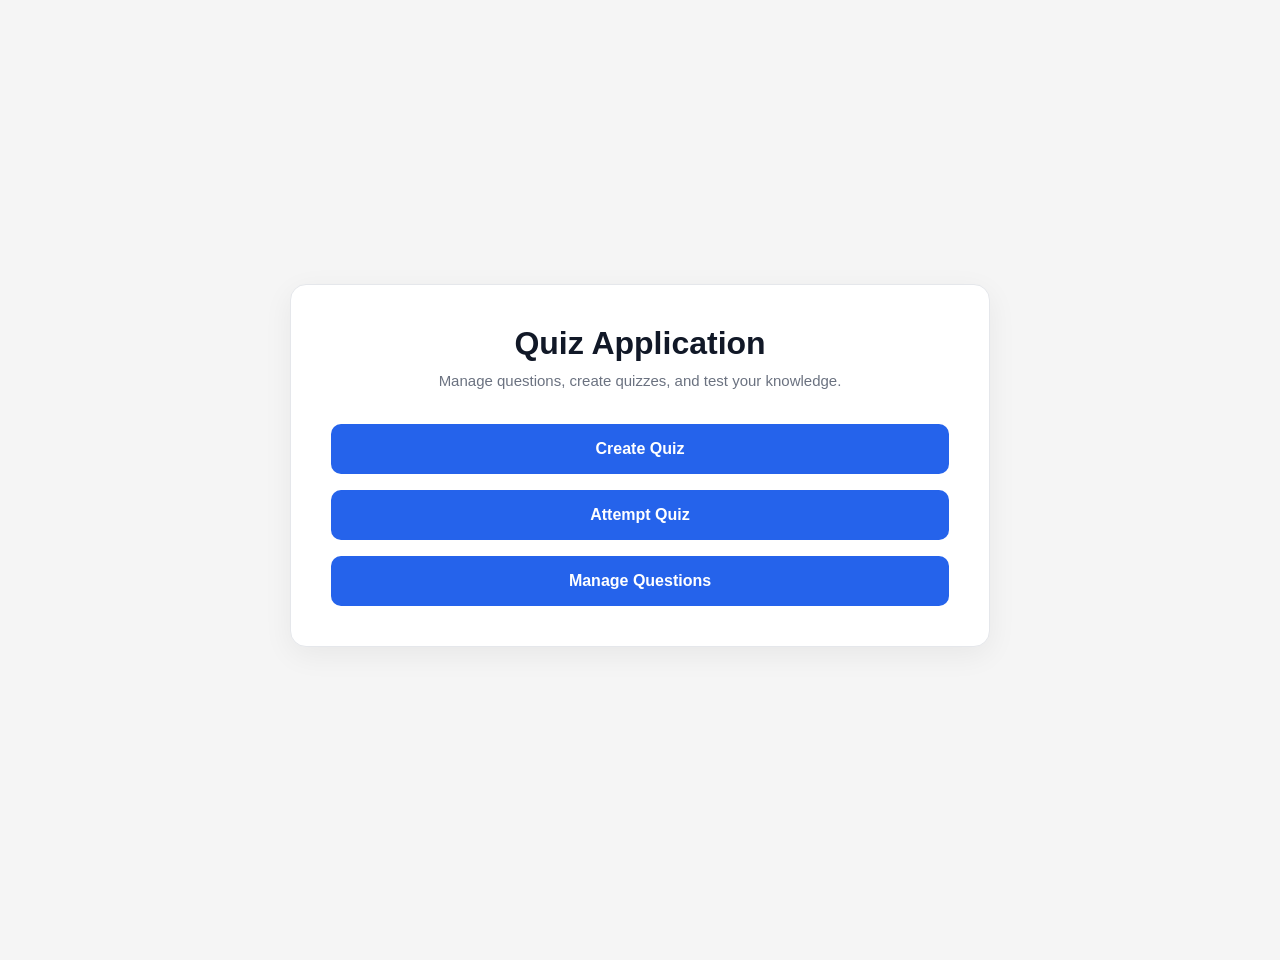
<file: src/main/resources/static/index.html>
<!DOCTYPE html>
<html lang="en">
<head>
    <meta charset="UTF-8">
    <meta name="viewport" content="width=device-width, initial-scale=1.0">
    <title>Quiz Application</title>
    <link rel="stylesheet" href="css/style.css">
</head>
<body>

<div class="container">

    <h1>Quiz Application</h1>

    <p class="subtitle">
        Manage questions, create quizzes, and test your knowledge.
    </p>

    <div class="home-buttons">
        <button onclick="location.href='createQuiz.html'">
            Create Quiz
        </button>

        <button onclick="location.href='attemptQuiz.html'">
            Attempt Quiz
        </button>

        <button onclick="location.href='manageQuestions.html'">
            Manage Questions
        </button>

    </div>

</div>

</body>
</html>
</file>
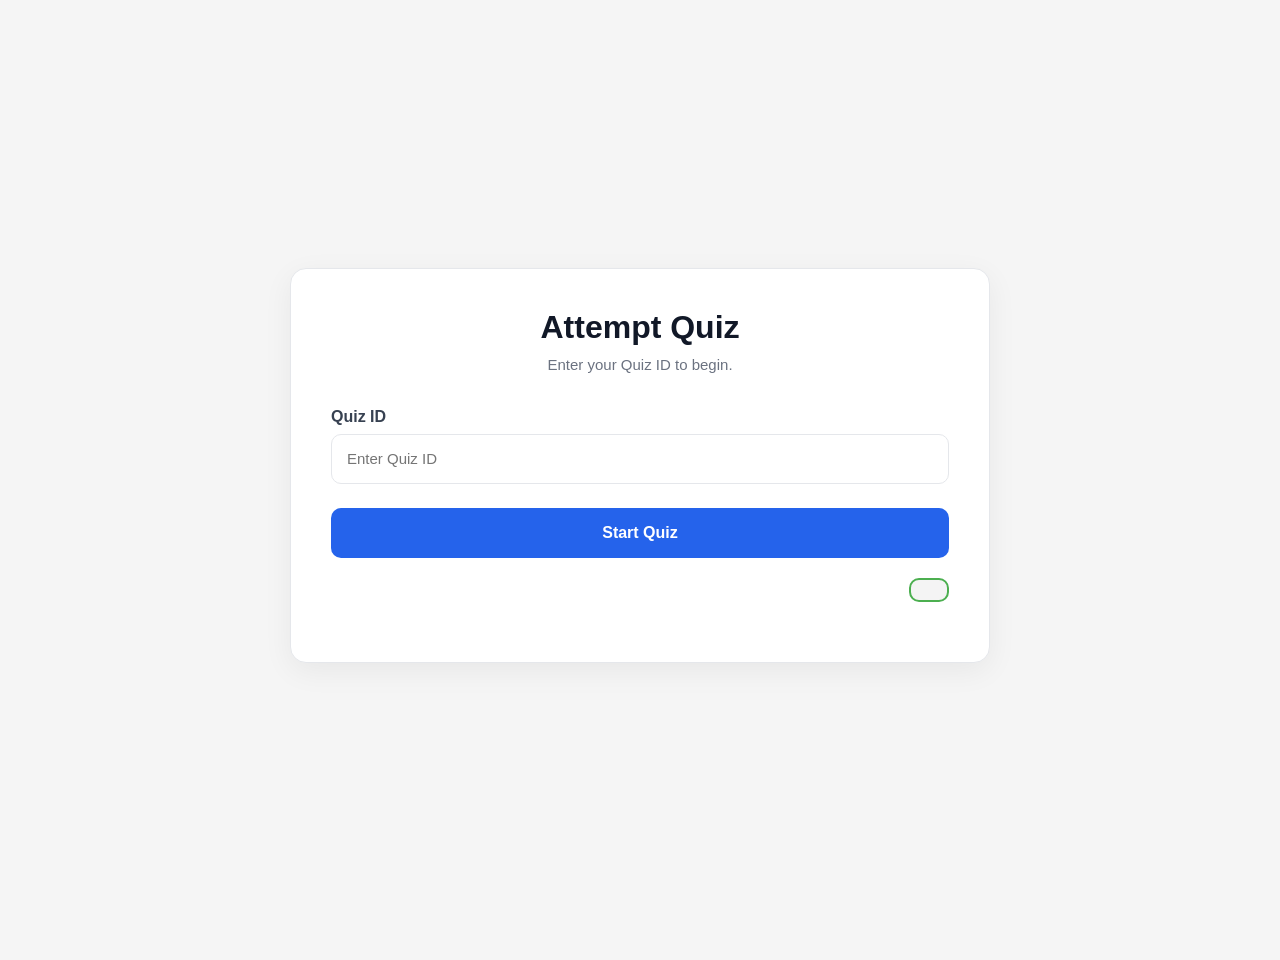
<file: src/main/resources/static/attemptQuiz.html>
<!DOCTYPE html>
<html lang="en">
<head>
    <meta charset="UTF-8">
    <meta name="viewport" content="width=device-width, initial-scale=1.0">
    <title>Attempt Quiz</title>
    <link rel="stylesheet" href="css/style.css">
</head>
<body>

<div class="container">

    <h1>Attempt Quiz</h1>

    <p class="subtitle">
        Enter your Quiz ID to begin.
    </p>

    <div class="form-group">

        <label>Quiz ID</label>

        <input
            type="number"
            id="quizId"
            placeholder="Enter Quiz ID">

    </div>

    <button onclick="loadQuiz()">
        Start Quiz
    </button>

    <h2 id="timer"></h2>

    <div id="questions"></div>

</div>

<script src="js/app.js"></script>

</body>
</html>
</file>
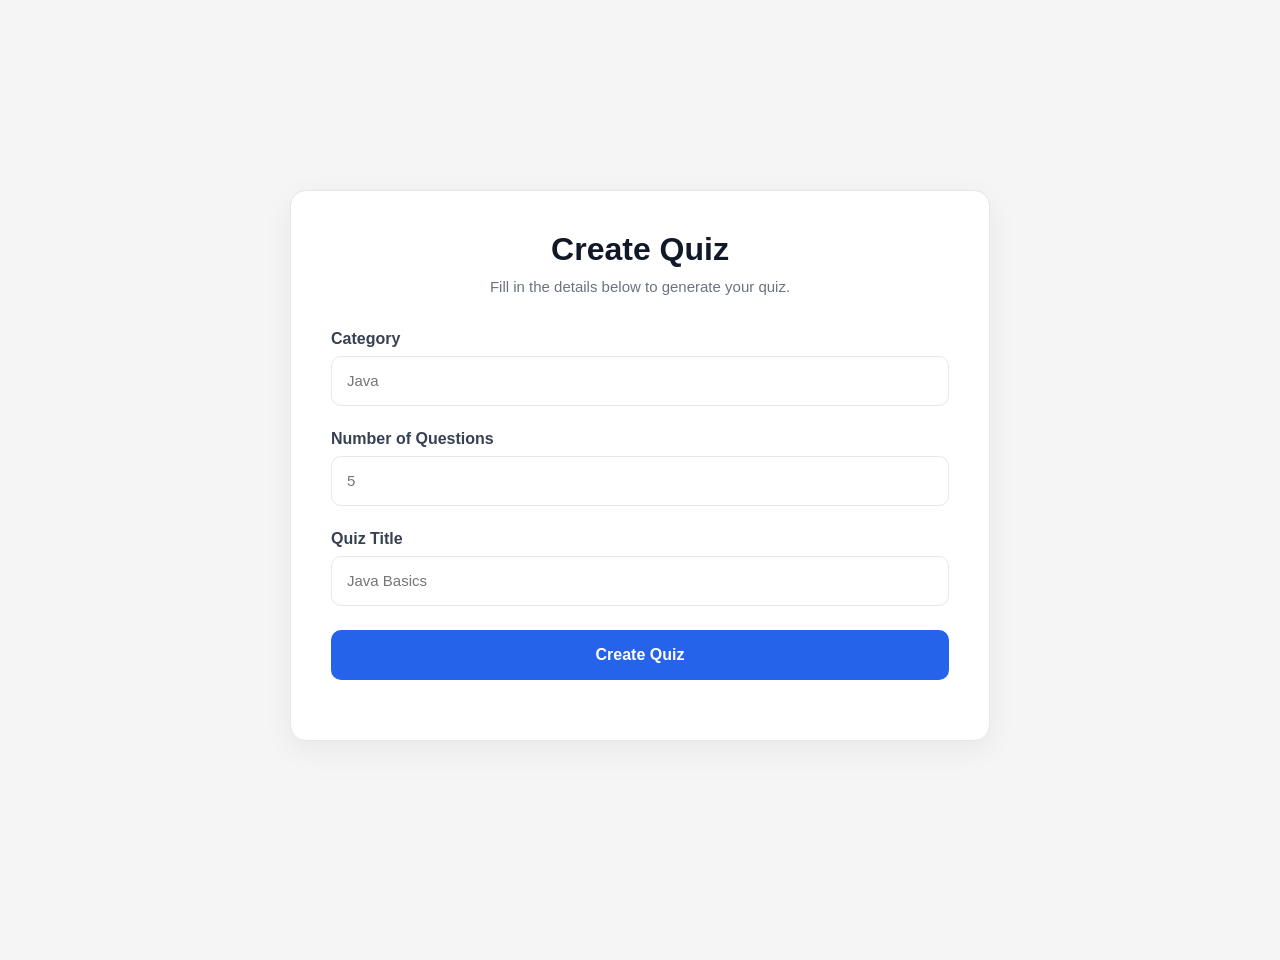
<file: src/main/resources/static/createQuiz.html>
<!DOCTYPE html>
<html lang="en">
<head>
    <meta charset="UTF-8">
    <meta name="viewport" content="width=device-width, initial-scale=1.0">
    <title>Create Quiz</title>
    <link rel="stylesheet" href="css/style.css">
</head>
<body>

<div class="container">

    <h1>Create Quiz</h1>

    <p class="subtitle">
        Fill in the details below to generate your quiz.
    </p>

    <div class="form-group">
        <label>Category</label>
        <input
            type="text"
            id="category"
            placeholder="Java">
    </div>

    <div class="form-group">
        <label>Number of Questions</label>
        <input
            type="number"
            id="numQ"
            placeholder="5">
    </div>

    <div class="form-group">
        <label>Quiz Title</label>
        <input
            type="text"
            id="title"
            placeholder="Java Basics">
    </div>

    <button onclick="createQuiz()">
        Create Quiz
    </button>

    <div id="message"></div>

</div>

<script src="js/app.js"></script>

</body>
</html>
</file>
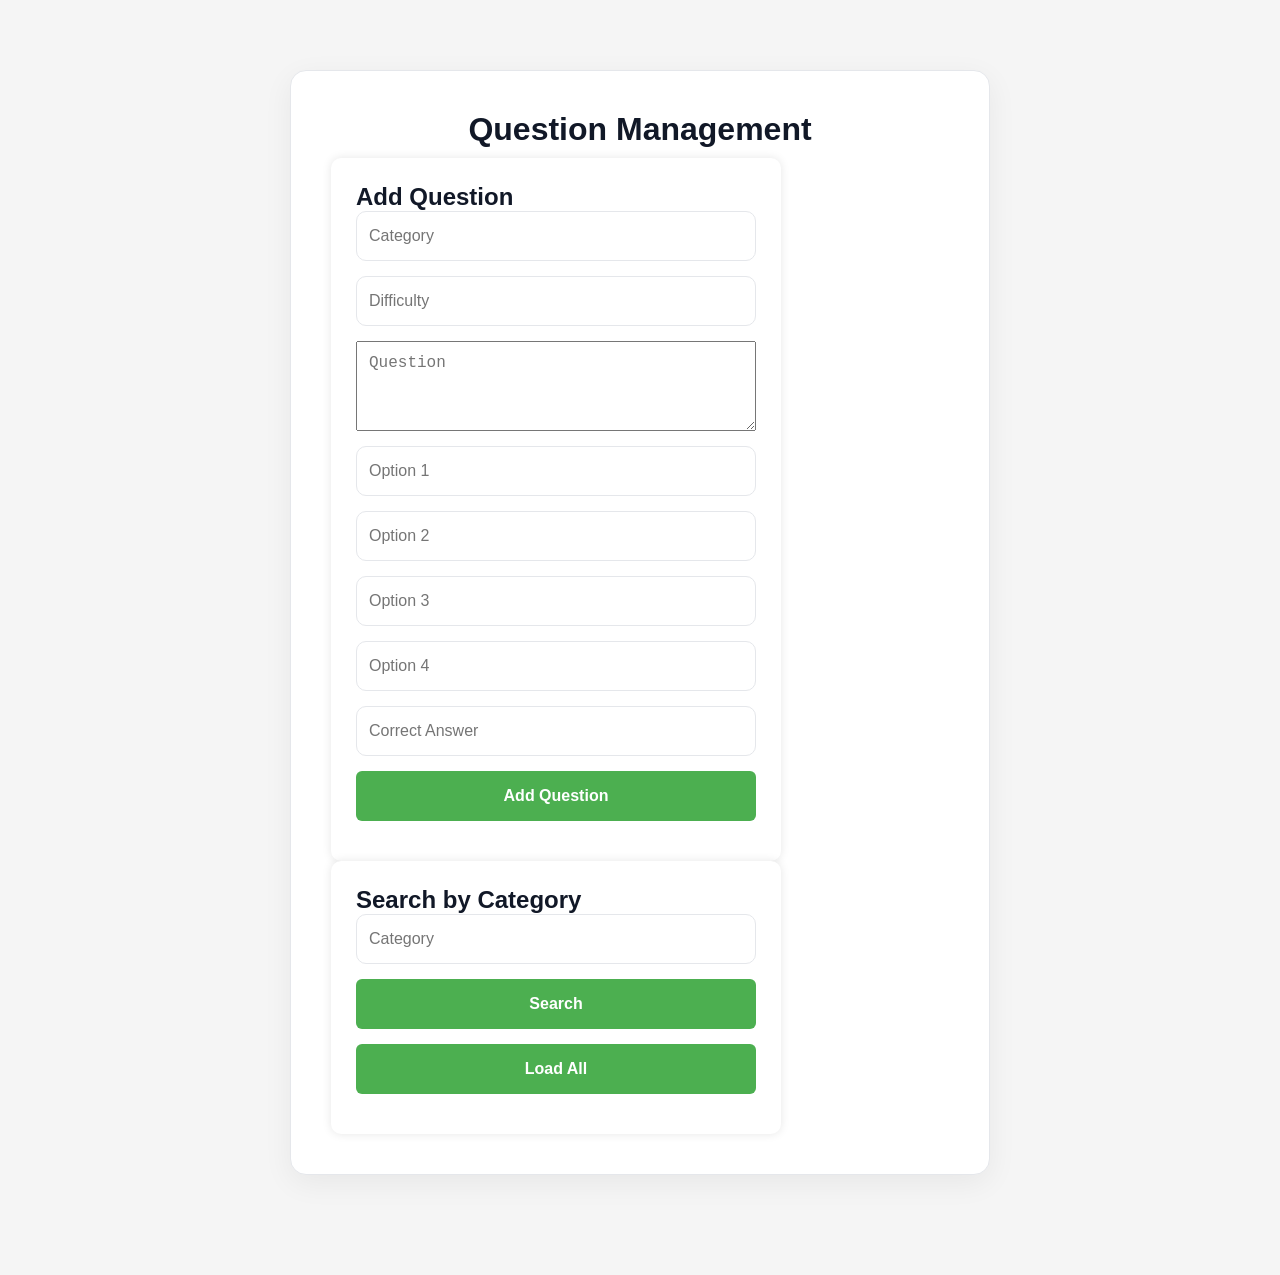
<file: src/main/resources/static/manageQuestions.html>
<!DOCTYPE html>
<html>
<head>
    <title>Manage Questions</title>
    <link rel="stylesheet" href="css/style.css">
</head>
<body>

<div class="container">

    <h1>Question Management</h1>

    <div class="card">

        <h2>Add Question</h2>


        <input type="text" id="category" placeholder="Category">

        <input type="text" id="difficulty" placeholder="Difficulty">

        <textarea id="questionTitle"
        placeholder="Question"></textarea>

        <input type="text" id="option1" placeholder="Option 1">
        <input type="text" id="option2" placeholder="Option 2">
        <input type="text" id="option3" placeholder="Option 3">
        <input type="text" id="option4" placeholder="Option 4">

        <input type="text"
        id="rightAnswer"
        placeholder="Correct Answer">

        <button onclick="addQuestion()">
            Add Question
        </button>

    </div>

    <div class="card">

        <h2>Search by Category</h2>

        <input type="text"
        id="searchCategory"
        placeholder="Category">

        <button onclick="loadCategoryQuestions()">
            Search
        </button>

        <button onclick="loadQuestions()">
            Load All
        </button>

    </div>

    <div id="questions"></div>

</div>



<script src="js/app.js"></script>

</body>
</html>
</file>
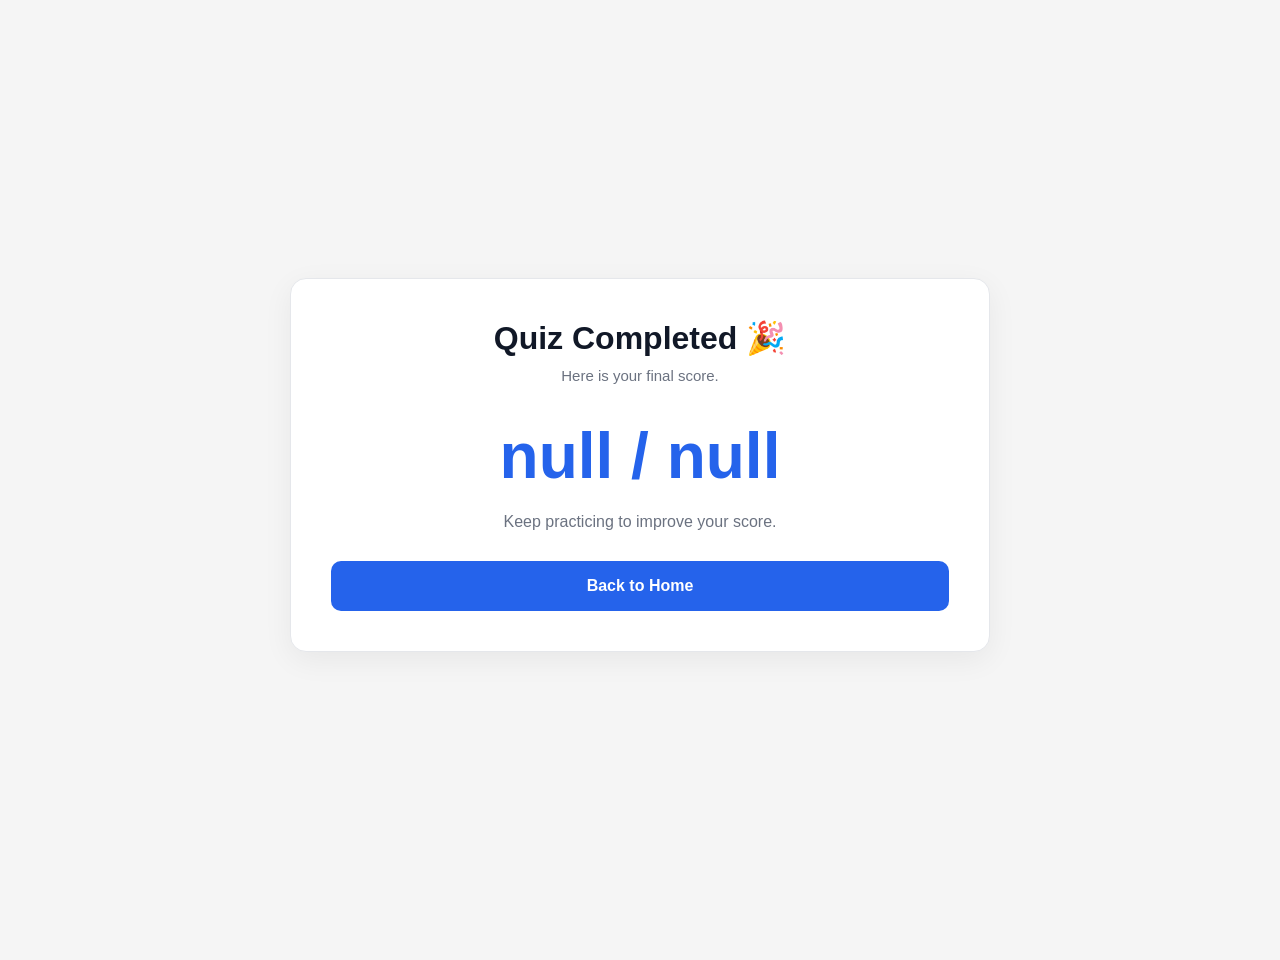
<file: src/main/resources/static/result.html>
<!DOCTYPE html>
<html lang="en">
<head>
    <meta charset="UTF-8">
    <meta name="viewport" content="width=device-width, initial-scale=1.0">
    <title>Quiz Result</title>
    <link rel="stylesheet" href="css/style.css">
</head>
<body>

<div class="container">

    <h1>Quiz Completed 🎉</h1>

    <p class="subtitle">
        Here is your final score.
    </p>

    <div class="score" id="score"></div>

    <p class="message">
        Keep practicing to improve your score.
    </p>

    <button onclick="location.href='index.html'">
        Back to Home
    </button>

</div>

<script>

const score = localStorage.getItem("score");
const total = localStorage.getItem("total");

document.getElementById("score").innerHTML = `${score} / ${total}`;

</script>

</body>
</html>
</file>
<file: src/main/resources/static/css/style.css>
@import url('https://fonts.googleapis.com/css2?family=Inter:wght@300;400;500;600;700&display=swap');

:root{
    --bg:#f5f7fa;
    --card:#ffffff;
    --primary:#2563eb;
    --primary-hover:#1d4ed8;
    --text:#111827;
    --text-light:#6b7280;
    --border:#e5e7eb;
    --success:#16a34a;
    --danger:#dc2626;
}

*{
    margin:0;
    padding:0;
    box-sizing:border-box;
}

body{
    font-family:'Inter',sans-serif;
    background:var(--bg);
    color:var(--text);
    min-height:100vh;
    display:flex;
    justify-content:center;
    align-items:center;
    padding:40px 20px;
}

.container{
    width:100%;
    max-width:700px;
    background:var(--card);
    border:1px solid var(--border);
    border-radius:16px;
    padding:40px;
    box-shadow:0 8px 30px rgba(0,0,0,.06);
}

/* ---------- HEADINGS ---------- */

h1{
    text-align:center;
    font-size:32px;
    margin-bottom:10px;
}

.subtitle{
    text-align:center;
    color:var(--text-light);
    margin-bottom:35px;
    font-size:15px;
}

/* ---------- FORM ---------- */

.form-group{
    margin-bottom:24px;
}

label{
    display:block;
    margin-bottom:8px;
    font-weight:600;
    color:#374151;
}

input{
    width:100%;
    height:50px;
    padding:0 15px;
    font-size:15px;
    border:1px solid var(--border);
    border-radius:10px;
    outline:none;
    transition:.25s;
}

input:focus{
    border-color:var(--primary);
    box-shadow:0 0 0 4px rgba(37,99,235,.12);
}

/* ---------- BUTTON ---------- */

button{
    width:100%;
    height:50px;
    border:none;
    border-radius:10px;
    background:var(--primary);
    color:white;
    font-size:16px;
    font-weight:600;
    cursor:pointer;
    transition:.25s;
}

button:hover{
    background:var(--primary-hover);
}

/* ---------- HOME PAGE ---------- */

.home-buttons{
    display:flex;
    flex-direction:column;
    gap:16px;
}

/* ---------- QUESTIONS ---------- */

.question{
    margin-top:35px;
    margin-bottom:35px;
    padding-bottom:30px;
    border-bottom:1px solid var(--border);
}

.question:last-child{
    border-bottom:none;
}

.question h3{
    margin-bottom:20px;
    line-height:1.5;
}

/* ---------- OPTIONS ---------- */

.option{
    display:flex;
    align-items:center;
    gap:12px;
    padding:15px;
    border:1px solid var(--border);
    border-radius:10px;
    margin-bottom:12px;
    cursor:pointer;
    transition:.2s;
}

.option:hover{
    background:#f8fafc;
    border-color:var(--primary);
}

.option input{
    width:18px;
    height:18px;
    margin:0;
}

/* ---------- MESSAGE ---------- */

#message{
    margin-top:20px;
    text-align:center;
    font-weight:600;
}

.success{
    color:var(--success);
}

.error{
    color:var(--danger);
}

/* ---------- RESULT ---------- */

.score{
    text-align:center;
    font-size:64px;
    font-weight:700;
    color:var(--primary);
    margin:20px 0;
}

.message{
    text-align:center;
    color:var(--text-light);
    margin-bottom:30px;
}

/* ---------- SMALL BUTTON ---------- */

.secondary-btn{
    margin-top:20px;
    background:#374151;
}

.secondary-btn:hover{
    background:#1f2937;
}

/* ---------- RESPONSIVE ---------- */

@media(max-width:768px){

.container{
    padding:25px;
}

h1{
    font-size:28px;
}

.score{
    font-size:48px;
}

}

#timer {
    width: fit-content;
    margin: 20px 0 20px auto;
    padding: 10px 18px;
    background: #f4f4f4;
    border: 2px solid #4CAF50;
    border-radius: 10px;
    color: #333;
    font-size: 20px;
    font-weight: bold;
    font-family: Arial, sans-serif;
}
.danger {
    border-color: #e53935 !important;
    color: #e53935 !important;
}



body{
    font-family: Arial,sans-serif;
    background:#f5f5f5;
    margin:30px;
}

h1{
    text-align:center;
}

.container{
    gap:30px;
    margin-bottom:30px;
}

.card{
    display: flex;
    flex-direction: column;
    width: 450px;
    background: white;
    padding: 25px;
    border-radius: 10px;
    box-shadow: 0 0 10px rgba(0,0,0,0.1);
}

.card input,
.card textarea,
.card button{
    width: 100%;
    margin-bottom: 15px;
    padding: 12px;
    font-size: 16px;
    box-sizing: border-box;
}

.card textarea{
    resize: vertical;
    min-height: 90px;
}

.card button{
    background: #4CAF50;
    color: white;
    border: none;
    cursor: pointer;
    border-radius: 6px;
}

.card button:hover{
    background: #388E3C;
}

.question{

    background:white;

    margin-bottom:15px;

    padding:15px;

    border-radius:10px;

    box-shadow:0 0 5px rgba(0,0,0,.1);

}

.delete{

    background:#d32f2f;

}
</file>
